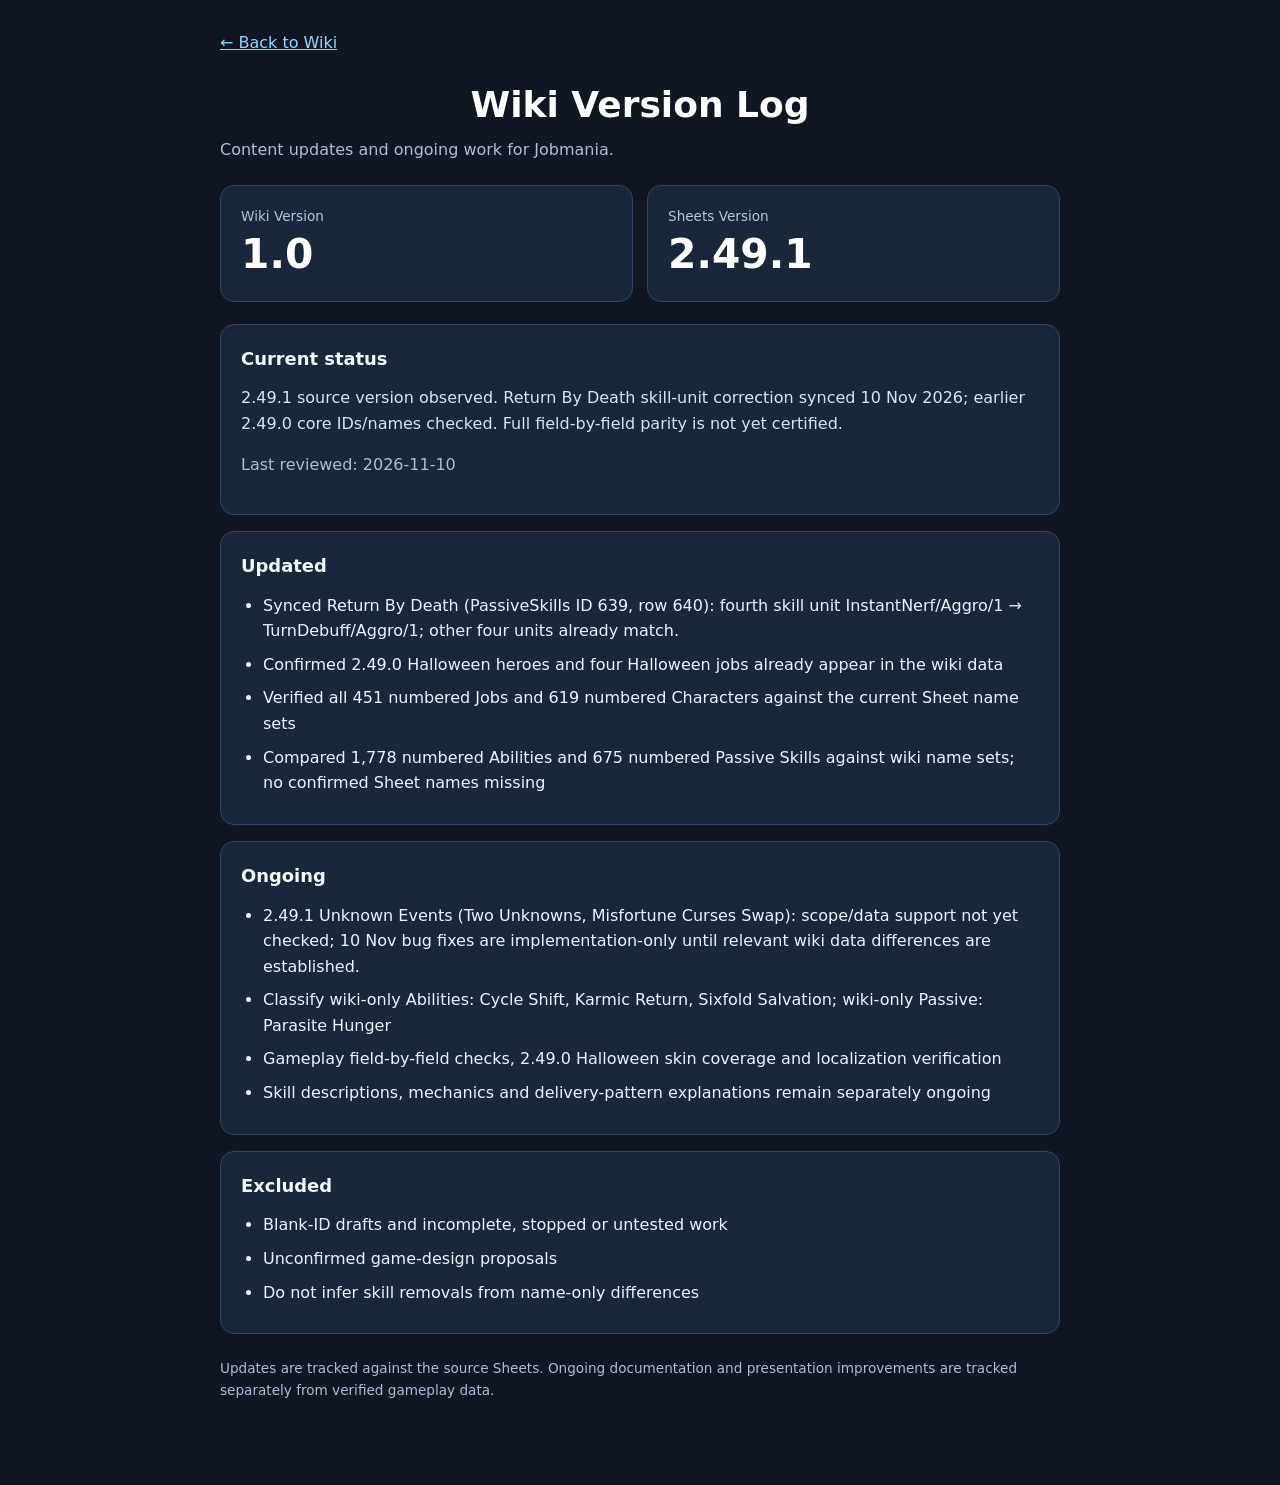
<file: wiki-version.html>
<!DOCTYPE html>
<html lang="en"><head>
<meta charset="UTF-8"><meta name="viewport" content="width=device-width,initial-scale=1">
<meta name="description" content="Jobmania Wiki version and content update status">
<title>Jobmania Wiki — Version Log</title>
<link rel="stylesheet" href="style.css">
<style>
:root{color-scheme:dark}body{margin:0;background:#101622;color:#edf3ff;font:16px/1.6 system-ui,-apple-system,sans-serif}
.version-page{max-width:880px;margin:0 auto;padding:30px 20px 70px}
a{color:#8cd9ff}.back{display:inline-block;margin-bottom:20px}
h1{font-size:clamp(1.65rem,4vw,2.25rem);margin:0 0 4px;color:#fff}h2{font-size:1.12rem;margin:0 0 12px;color:#f3f7ff}
.muted{color:#aebed7}.lead{margin:0 0 22px}
.version-grid{display:grid;grid-template-columns:repeat(2,minmax(0,1fr));gap:14px;margin:18px 0 22px}
.panel{background:#1a263a;border:1px solid #334764;border-radius:14px;padding:20px;margin:16px 0}
.version-grid .panel{margin:0}.value{font-size:clamp(1.8rem,5vw,2.55rem);font-weight:750;line-height:1.3;color:#fff}.eyebrow{font-size:.85rem;color:#b6c8df}
ul{margin:7px 0 0;padding-left:22px}li{margin:8px 0}
.summary{margin:0;color:#d8e5f6}.foot{font-size:.85rem;margin-top:24px}
@media(max-width:480px){.version-grid{gap:10px}.panel{padding:15px}}
</style></head><body><main class="version-page">
<a class="back" href="index.html">← Back to Wiki</a>
<h1>Wiki Version Log</h1>
<p class="muted lead">Content updates and ongoing work for Jobmania.</p>
<div class="version-grid">
 <section class="panel"><div class="eyebrow">Wiki Version</div><div class="value" id="wiki-version">—</div></section>
 <section class="panel"><div class="eyebrow">Sheets Version</div><div class="value" id="sheets-version">—</div></section>
</div>
<section class="panel"><h2>Current status</h2><p class="summary" id="summary">Loading update status…</p><p class="muted" id="reviewed"></p></section>
<section class="panel"><h2>Updated</h2><ul id="updated"></ul></section>
<section class="panel"><h2>Ongoing</h2><ul id="ongoing"></ul></section>
<section class="panel"><h2>Excluded</h2><ul id="excluded"></ul></section>
<p class="foot muted">Updates are tracked against the source Sheets. Ongoing documentation and presentation improvements are tracked separately from verified gameplay data.</p>
</main>
<script>
(async()=>{
 try{
  const response=await fetch('data/version_log.json',{cache:'no-store'});if(!response.ok)throw Error('load failed');
  const data=await response.json(),pub=data.publicStatus||{},sections=data.publicSections||{};
  document.getElementById('wiki-version').textContent=data.wikiVersion||'—';
  document.getElementById('sheets-version').textContent=pub.sheetsVersion||data.checkpoints?.latestSourceGameVersionObserved||'—';
  document.getElementById('summary').textContent=pub.summary||'Current verification status not available.';
  document.getElementById('reviewed').textContent='Last reviewed: '+(pub.lastReviewed||pub.asOf||'—');
  for(const key of ['updated','ongoing','excluded']){
   const parent=document.getElementById(key);
   const values=Array.isArray(sections[key])?sections[key]:Array.isArray(pub[key])?pub[key]:[];
   if(!values.length){const li=document.createElement('li');li.textContent='No items reported.';parent.append(li);continue;}
   for(const value of values){const li=document.createElement('li');li.textContent=String(value);parent.append(li);}
  }
 }catch(e){document.getElementById('summary').textContent='Version information is temporarily unavailable.';}
})();
</script></body></html>
</file>
<file: style.css>
:root {
    --primary: #ff4500;
    --accent: #00ccff;
    --bg: #0f1b4d;
    --nav: #1a2a66;
    --card: #16214d;
    --text: #f0f4ff;
    --label: #a0d8ff;
    --field-label-width: 170px;
    --field-gap: 12px;
    --row-gap: 7px;
}

* { box-sizing: border-box; }
body { margin: 0; font-family: 'Segoe UI', system-ui, sans-serif; background: var(--bg); color: var(--text); cursor: url('https://cur.cursors-4u.net/nature/nat-10/nat976.cur'), crosshair; overflow-x: hidden; }
#fire-trail { position: fixed; pointer-events: none; z-index: 9999; width: 100%; height: 100%; top: 0; left: 0; }
.fire-particle { position: absolute; width: 8px; height: 8px; background: #ff8800; border-radius: 50%; box-shadow: 0 0 12px #ffcc00, 0 0 20px #ff5500; animation: fireTrail 0.8s forwards; opacity: 0; }
@keyframes fireTrail { 0% { transform: scale(1); opacity: 0.9; } 100% { transform: scale(0.2); opacity: 0; } }
.fire-burst { position: fixed; pointer-events: none; z-index: 10000; width: 20px; height: 20px; background: radial-gradient(circle, #ffff00, #ff5500, transparent); border-radius: 50%; animation: fireBurstAnim 0.6s forwards; transform: translate(-50%, -50%); }
@keyframes fireBurstAnim { 0% { transform: translate(-50%, -50%) scale(0.5); opacity: 1; } 100% { transform: translate(-50%, -50%) scale(3); opacity: 0; } }
#app { display: flex; min-height: 100vh; }
nav { width: 270px; background: var(--nav); padding: 24px 16px; border-right: 3px solid var(--accent); position: sticky; top: 0; height: 100vh; overflow-y: auto; transition: transform 0.4s ease; z-index: 1000; }
.nav-logo { display: block; margin: 0 auto 20px; border-radius: 50%; box-shadow: 0 0 20px #00ccff; width: 110px; height: 110px; object-fit: cover; }
.game-info { text-align: center; color: #b0d0ff; font-size: 0.93em; line-height: 1.5; margin: 15px 0 25px; }
.game-info strong { color: #ffd700; }
.menu-item, .menu-link { color: #b0d0ff; cursor: pointer; padding: 13px 18px; margin: 5px 0; border-radius: 10px; transition: all 0.3s; text-decoration: none; display: block; }
.menu-item:hover, .menu-link:hover { background: rgba(0, 204, 255, 0.25); color: white; transform: translateX(8px); }
.hamburger { display: none; font-size: 32px; color: #00ccff; cursor: pointer; padding: 12px; position: fixed; top: 15px; left: 15px; z-index: 1010; background: var(--nav); border-radius: 8px; border: 1px solid var(--accent); }
main { flex: 1; padding: 30px 40px; }
.header-card { background: var(--card); padding: 20px; border-radius: 16px; border: 2px solid #334477; margin-bottom: 25px; text-align: center; }
.grid { display: grid; grid-template-columns: repeat(auto-fill, minmax(340px, 1fr)); gap: 20px; align-items: stretch; }
.card { background: var(--card); padding: 26px; border-radius: 16px; border: 2px solid #334477; box-shadow: 0 6px 20px rgba(0, 0, 0, 0.4); transition: all 0.4s ease; cursor: pointer; position: relative; overflow: hidden; }
.card:hover { transform: translateY(-6px); }
.card::before { content: ''; position: absolute; inset: -2px; border: 2px solid transparent; border-radius: 18px; background: linear-gradient(90deg, #00ccff, #ff00cc, #00ccff); background-size: 200% 100%; animation: neonRun 4s linear infinite; z-index: -1; opacity: 0.6; }
@keyframes neonRun { 0% { background-position: 200% 0; } 100% { background-position: -200% 0; } }
.card.expanded { grid-column: 1 / -1; padding: 30px; }
.list-card { height: 100%; }
.info-list { display: flex; flex-direction: column; gap: var(--row-gap); }
.info-row { display: grid; grid-template-columns: minmax(0, var(--field-label-width)) minmax(0, 1fr); column-gap: var(--field-gap); align-items: start; line-height: 1.45; min-width: 0; }
.info-label { color: var(--label); font-weight: 600; min-width: 0; }
.info-value { min-width: 0; overflow-wrap: anywhere; }
.card-media { display: flex; align-items: center; justify-content: center; width: 100%; }
.card-media img { display: block; width: auto; height: auto; object-fit: contain; }
.card-media-compact { min-height: 96px; margin-bottom: 15px; }
.card-media-compact img { max-width: 80px; max-height: 90px; }
.card-media-detail { min-height: 130px; margin-bottom: 12px; }
.card-media-detail img { max-width: 120px; max-height: 120px; }
.detail-stack { max-width: 900px; margin: 20px auto; display: flex; flex-direction: column; gap: 20px; }
.detail-title-card { text-align: center; cursor: default; }
.detail-title-card h3 { margin: 0; }
.detail-section { cursor: default; }
.detail-section h2 { margin-top: 0; margin-bottom: 18px; }
.skill-pools { display: flex; flex-direction: column; gap: 18px; }
.skill-group { display: flex; flex-direction: column; gap: var(--row-gap); }
.skill-group + .skill-group { padding-top: 16px; border-top: 1px solid #334477; }
.skill-group h3 { color: var(--label); margin: 0 0 4px; font-size: 1rem; }
.skill-row .info-value { line-height: 1.55; }
.skill-separator { white-space: pre; color: var(--text); }
.material-combine-list { display: flex; flex-direction: column; gap: var(--row-gap); }
.material-combine-row { display: flex; align-items: baseline; flex-wrap: wrap; gap: 7px; line-height: 1.45; width: fit-content; max-width: 100%; }
.material-combine-arrow { color: var(--text); }
.used-by-list { display: flex; flex-direction: column; gap: var(--row-gap); }
.used-by-item { width: fit-content; }
.craft-list { display: flex; flex-direction: column; gap: 10px; }
.craft-row { display: flex; align-items: baseline; flex-wrap: wrap; gap: 7px; line-height: 1.55; min-width: 0; }
.craft-plus, .craft-arrow { color: var(--text); font-weight: 600; }
h1 { text-align: center; color: #ffd700; margin: 10px 0 25px; font-size: 2.2rem; text-shadow: 0 0 15px #00ccff; }
.link { color: #00ffdd; font-weight: 500; cursor: pointer; }
.link:hover { color: #ffff00; text-decoration: underline; }
.home-card { max-width: 1100px; margin: 0 auto 30px; background: linear-gradient(135deg, #1e2f66, #16214d); border: 3px solid #ffd700; padding: 25px; }
#searchInput { width: 100%; max-width: 600px; margin: 15px auto 25px; display: block; padding: 14px 18px; background: #1a2a5c; color: white; border: 2px solid #00aaff; border-radius: 12px; font-size: 1.05em; }

@media (max-width: 768px) {
    :root { --field-label-width: 138px; --field-gap: 10px; --row-gap: 6px; }
    nav { position: fixed; top: 0; left: 0; width: 280px; height: 100vh; transform: translateX(-100%); padding-top: 80px; }
    nav.open { transform: translateX(0); }
    .hamburger { display: block; }
    main { padding-top: 90px; padding-left: 15px; padding-right: 15px; }
    .grid { grid-template-columns: 1fr; }
    .card { padding: 20px; }
    .detail-stack { gap: 15px; margin-top: 15px; }
    .info-row { grid-template-columns: minmax(0, var(--field-label-width)) minmax(0, 1fr); }
}

@media (max-width: 390px) {
    :root { --field-label-width: 124px; --field-gap: 8px; }
    .card { padding: 18px; }
}

/* Relic passive mechanics: keep acquisition paths distinct and the large pool collapsed. */
.relic-passives-section { display: flex; flex-direction: column; gap: 18px; }
.relic-passives-section > h2 { margin-bottom: 0; }
.relic-passive-group { padding-top: 16px; border-top: 1px solid #334477; }
.relic-passive-group h3 { margin: 0 0 10px; color: var(--label); font-size: 1rem; }
.relic-passive-pool details { border: 1px solid #334477; border-radius: 10px; overflow: hidden; }
.relic-passive-pool summary { cursor: pointer; padding: 11px 13px; font-weight: 600; }
.relic-passive-list { display: grid; grid-template-columns: repeat(2, minmax(0, 1fr)); gap: 7px 20px; margin: 0; padding: 4px 34px 14px; }
.relic-passive-list li { overflow-wrap: anywhere; line-height: 1.4; }

@media (max-width: 768px) {
    .relic-passive-list { grid-template-columns: 1fr; }
}

/* Persistent, understated version log footer across wiki locales. */
.wiki-main-column { flex: 1; min-width: 0; display: flex; flex-direction: column; }
.wiki-main-column > main { flex: 1; min-width: 0; }
.wiki-footer { display: flex; align-items: center; justify-content: space-between; gap: 10px; flex-wrap: wrap; padding: 15px 40px 20px; border-top: 1px solid #334477; color: #adc1e2; font-size: 0.8rem; }
.wiki-footer a { color: #7bdfff; text-decoration: none; }
.wiki-footer a:hover, .wiki-footer a:focus-visible { text-decoration: underline; }
@media (max-width: 768px) { .wiki-footer { padding: 15px 20px 24px; } }


/* Visual theme normalized to the Isekaimania Wiki reference. */
body{font-family:'Segoe UI',system-ui,sans-serif}
#langSelect{width:100%;padding:9px 10px;background:#16214d;color:var(--text);border:1px solid #334477;border-radius:8px}
.game-info a{color:#00ffdd}
hr{border:0;border-top:1px solid #334477;margin:16px 0}
.menu-item,.menu-link{padding:13px 18px;border-radius:10px;transition:all .3s}
.menu-item:hover,.menu-link:hover,.menu-item.active,.menu-link.active{background:rgba(0,204,255,.25);color:#fff;transform:translateX(8px)}
main{min-width:0}
.card{border-radius:16px;isolation:isolate;transition:transform .4s ease,border-color .4s ease,box-shadow .4s ease}
.card>*{position:relative;z-index:2}
.card::before{content:'';position:absolute;inset:-30%;border:0;border-radius:0;background:linear-gradient(115deg,rgba(255,210,31,.08) 0%,rgba(255,210,31,.58) 28%,rgba(84,255,184,.72) 50%,rgba(255,210,31,.58) 72%,rgba(84,255,184,.08) 100%);background-size:230% 230%;z-index:0;opacity:0;filter:blur(6px) saturate(1.22);pointer-events:none;transform:rotate(-6deg);animation:none}
.card:hover::before{opacity:.9;animation:jobWikiIsekaiWash 2.6s linear infinite}
.card:hover{border-color:rgba(255,226,92,.95);box-shadow:0 12px 30px rgba(0,0,0,.48),0 0 30px rgba(255,210,31,.34),0 0 26px rgba(84,255,184,.3)}
@keyframes jobWikiIsekaiWash{0%{background-position:180% 40%;transform:rotate(-6deg) translate3d(-4%,0,0)}50%{background-position:20% 60%;transform:rotate(-6deg) translate3d(4%,-1%,0)}100%{background-position:-140% 40%;transform:rotate(-6deg) translate3d(-4%,0,0)}}
.home-card{border-radius:16px;box-shadow:0 6px 20px rgba(0,0,0,.4)}
a{color:#00ffdd}
@media(prefers-reduced-motion:reduce){.card::before{animation:none!important}}


/* Aubjective shared visual identity — matched to aubjective/home. */
:root {
  color-scheme: dark;
  --primary: #e9c48a;
  --accent: #e9c48a;
  --bg: #090d16;
  --nav: #0c1220;
  --card: #111827;
  --text: #f7f8fc;
  --label: #e9c48a;
  --aub-line: #ffffff1a;
  --aub-muted: #acb5c8;
}
nav { border-right: 1px solid var(--aub-line); }
.nav-logo { box-shadow: 0 0 0 1px #e9c48a55, 0 8px 26px #0005; }
.game-info, .menu-item, .menu-link { color: var(--aub-muted); }
.game-info strong, h1, .detail-title-card h3, .home-closing, .entity-primary-row .info-value { color: var(--primary); }
h1 { text-shadow: none; }
.menu-item:hover, .menu-link:hover, .menu-item.active, .menu-link.active {
  background: #e9c48a18; color: #f7f8fc; transform: translateX(4px);
}
.hamburger { color: var(--primary); border-color: #e9c48a55; }
hr, .skill-group + .skill-group, .relic-passive-group, .wiki-footer { border-color: var(--aub-line); }
.header-card, .card, .relic-passive-pool details { border-color: var(--aub-line); }
.card { box-shadow: 0 6px 20px #0004; }
.card::before {
  background: linear-gradient(115deg, #e9c48a00, #e9c48a35, #fff0c255, #e9c48a00);
  filter: blur(8px); opacity: 0;
}
.card:hover { border-color: #e9c48a88; box-shadow: 0 12px 30px #0007, 0 0 18px #e9c48a16; }
.card:hover::before, .card.is-warp-active::before { opacity: .6; }
.home-card { background: linear-gradient(135deg, #1c2639, #111827); border: 1px solid #e9c48a55; }
#langSelect, #searchInput, .search-input, .back-btn {
  background: #0c1220; color: var(--text); border-color: #ffffff33;
}
#searchInput:focus, .search-input:focus, #langSelect:focus-visible { outline: 2px solid #e9c48a; outline-offset: 2px; box-shadow: none; }
.back-btn { color: var(--aub-muted); }
.back-btn:hover { border-color: var(--primary); color: var(--text); }
a, .link, .game-info a, .wiki-footer a { color: var(--primary); }
.link:hover, a:hover { color: #ffdd9e; }
.wiki-footer, .story-separator, .travel-separator, .boost-separator { color: var(--aub-muted); }
</file>
